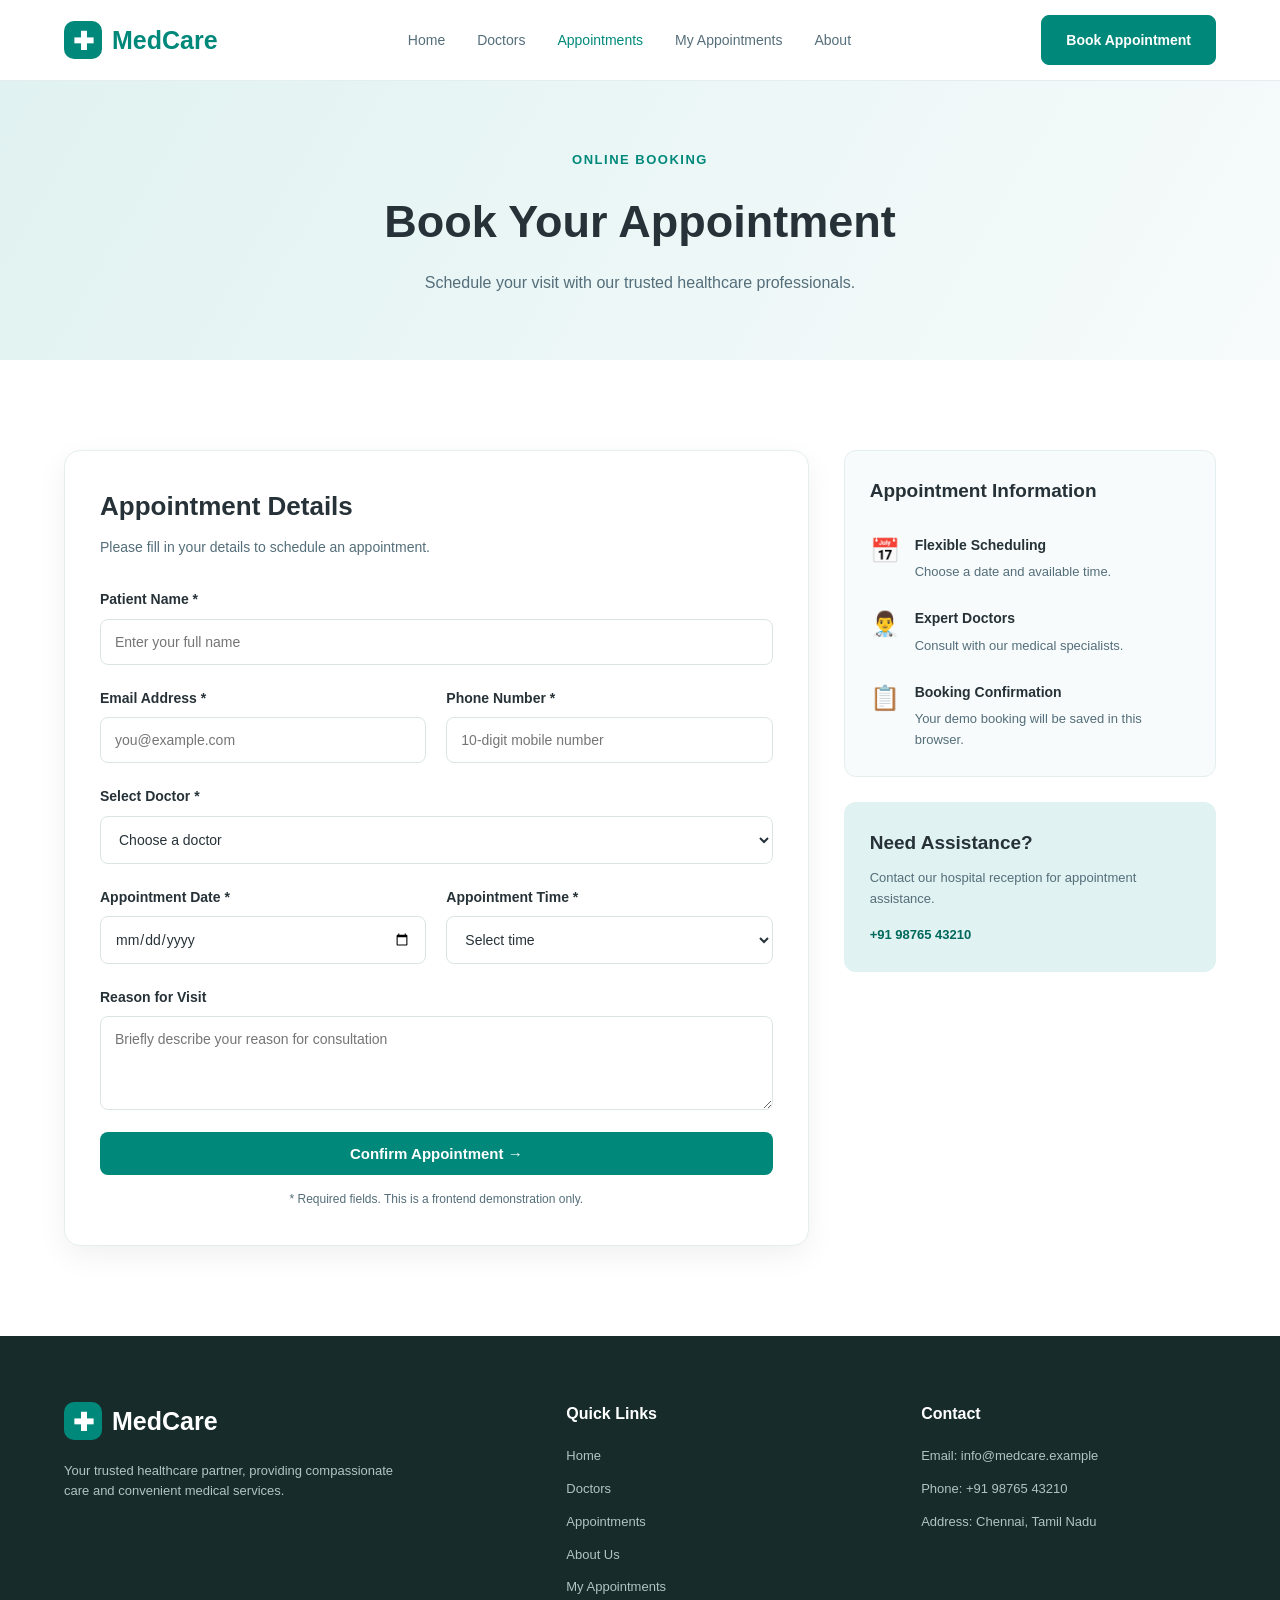
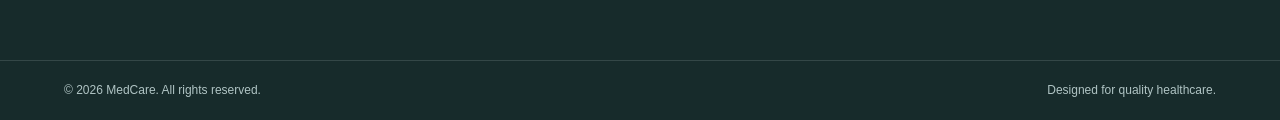
<file: pages/appointments.html>
<!doctype html>
<html lang="en">
  <head>
    <meta charset="UTF-8" />
    <meta name="viewport" content="width=device-width, initial-scale=1.0" />

    <title>Book Appointment | MedCare</title>

    <link rel="stylesheet" href="../css/style.css" />
    <link rel="stylesheet" href="../css/appointments.css" />
    <link rel="stylesheet" href="../css/responsive.css" />

    <script src="../js/main.js" defer></script>
    <script src="../js/booking.js" defer></script>
  </head>

  <body>
    <!-- Navbar -->
    <header class="header">
      <nav class="navbar container">
        <a href="../index.html" class="logo">
          <span class="logo-icon">✚</span>
          MedCare
        </a>

        <button
          class="menu-toggle"
          id="menuToggle"
          aria-label="Toggle navigation"
        >
          ☰
        </button>

        <ul class="nav-links" id="navLinks">
          <li><a href="../index.html">Home</a></li>
          <li><a href="doctors.html">Doctors</a></li>
          <li><a href="appointments.html" class="active">Appointments</a></li>
          <li><a href="my-appointments.html">My Appointments</a></li>
          <li><a href="about.html">About</a></li>
        </ul>

        <a href="appointments.html" class="btn btn-primary nav-btn">
          Book Appointment
        </a>
      </nav>
    </header>

    <!-- Page Header -->
    <section class="appointment-hero">
      <div class="container">
        <span class="eyebrow">ONLINE BOOKING</span>
        <h1>Book Your Appointment</h1>
        <p>Schedule your visit with our trusted healthcare professionals.</p>
      </div>
    </section>

    <!-- Appointment Form -->
    <section class="section appointment-section">
      <div class="container appointment-layout">
        <div class="appointment-form-container">
          <div class="form-heading">
            <h2>Appointment Details</h2>
            <p>Please fill in your details to schedule an appointment.</p>
          </div>

          <div
            id="bookingMessage"
            class="booking-message"
            role="status"
            hidden
          ></div>

          <form id="appointmentForm">
            <div class="form-group">
              <label for="patientName">Patient Name *</label>
              <input
                type="text"
                id="patientName"
                name="patientName"
                placeholder="Enter your full name"
                required
                minlength="2"
              />
            </div>

            <div class="form-row">
              <div class="form-group">
                <label for="patientEmail">Email Address *</label>
                <input
                  type="email"
                  id="patientEmail"
                  name="patientEmail"
                  placeholder="you@example.com"
                  required
                />
              </div>

              <div class="form-group">
                <label for="patientPhone">Phone Number *</label>
                <input
                  type="tel"
                  id="patientPhone"
                  name="patientPhone"
                  placeholder="10-digit mobile number"
                  pattern="[6-9][0-9]{9}"
                  maxlength="10"
                  required
                />
              </div>
            </div>

            <div class="form-group">
              <label for="doctorSelect">Select Doctor *</label>
              <select id="doctorSelect" name="doctorSelect" required>
                <option value="">Choose a doctor</option>
              </select>
            </div>

            <div class="form-row">
              <div class="form-group">
                <label for="appointmentDate">Appointment Date *</label>
                <input
                  type="date"
                  id="appointmentDate"
                  name="appointmentDate"
                  required
                />
              </div>

              <div class="form-group">
                <label for="appointmentTime">Appointment Time *</label>
                <select id="appointmentTime" name="appointmentTime" required>
                  <option value="">Select time</option>
                  <option value="09:00 AM">09:00 AM</option>
                  <option value="10:00 AM">10:00 AM</option>
                  <option value="11:00 AM">11:00 AM</option>
                  <option value="12:00 PM">12:00 PM</option>
                  <option value="02:00 PM">02:00 PM</option>
                  <option value="03:00 PM">03:00 PM</option>
                  <option value="04:00 PM">04:00 PM</option>
                  <option value="05:00 PM">05:00 PM</option>
                </select>
              </div>
            </div>

            <div class="form-group">
              <label for="reason">Reason for Visit</label>
              <textarea
                id="reason"
                name="reason"
                rows="4"
                placeholder="Briefly describe your reason for consultation"
              ></textarea>
            </div>

            <button type="submit" class="btn btn-primary submit-btn">
              Confirm Appointment →
            </button>

            <p class="form-note">
              * Required fields. This is a frontend demonstration only.
            </p>
          </form>
        </div>

        <!-- Information Panel -->
        <aside class="appointment-sidebar">
          <div class="sidebar-card">
            <h3>Appointment Information</h3>

            <div class="sidebar-item">
              <span>📅</span>
              <div>
                <strong>Flexible Scheduling</strong>
                <p>Choose a date and available time.</p>
              </div>
            </div>

            <div class="sidebar-item">
              <span>👨‍⚕️</span>
              <div>
                <strong>Expert Doctors</strong>
                <p>Consult with our medical specialists.</p>
              </div>
            </div>

            <div class="sidebar-item">
              <span>📋</span>
              <div>
                <strong>Booking Confirmation</strong>
                <p>Your demo booking will be saved in this browser.</p>
              </div>
            </div>
          </div>

          <div class="sidebar-note">
            <h3>Need Assistance?</h3>
            <p>Contact our hospital reception for appointment assistance.</p>
            <p><strong>+91 98765 43210</strong></p>
          </div>
        </aside>
      </div>
    </section>

    <!-- Footer -->
    <footer class="footer">
      <div class="container footer-grid">
        <div class="footer-about">
          <a href="../index.html" class="logo footer-logo">
            <span class="logo-icon">✚</span>
            MedCare
          </a>

          <p>
            Your trusted healthcare partner, providing compassionate care and
            convenient medical services.
          </p>
        </div>

        <div>
          <h3>Quick Links</h3>
          <a href="../index.html">Home</a>
          <a href="doctors.html">Doctors</a>
          <a href="appointments.html">Appointments</a>
          <a href="about.html">About Us</a>
          <a href="my-appointments.html">My Appointments</a>
        </div>

        <div>
          <h3>Contact</h3>
          <p>Email: info@medcare.example</p>
          <p>Phone: +91 98765 43210</p>
          <p>Address: Chennai, Tamil Nadu</p>
        </div>
      </div>

      <div class="footer-bottom">
        <p>© <span id="currentYear"></span> MedCare. All rights reserved.</p>
        <p>Designed for quality healthcare.</p>
      </div>
    </footer>
  </body>
</html>
</file>
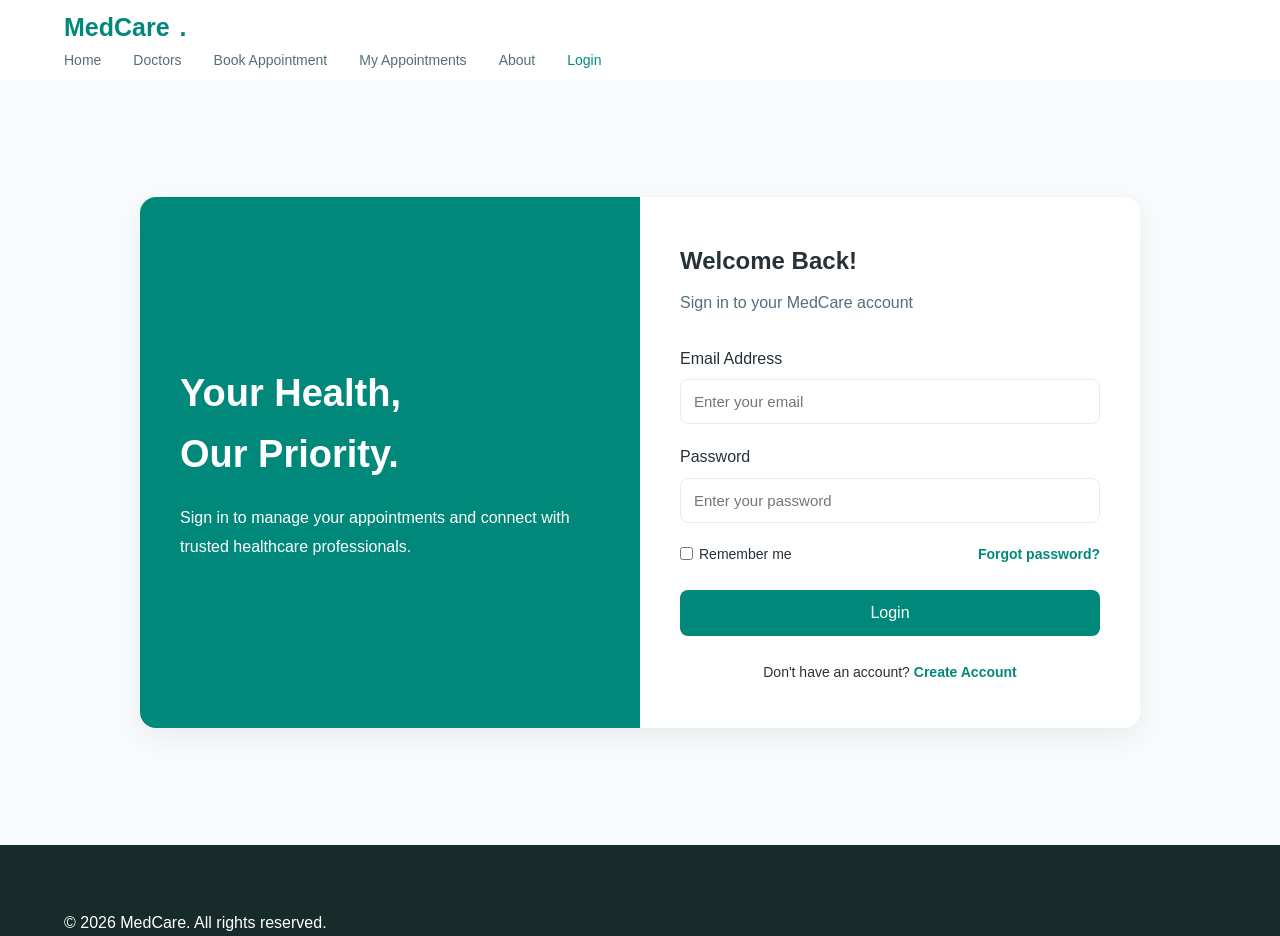
<file: pages/login.html>
<!doctype html>
<html lang="en">
  <head>
    <meta charset="UTF-8" />
    <meta name="viewport" content="width=device-width, initial-scale=1.0" />
    <title>Login | MedCare</title>

    <link rel="stylesheet" href="../css/style.css" />
    <link rel="stylesheet" href="../css/responsive.css" />
    <link rel="stylesheet" href="../css/login.css" />
  </head>

  <body>
    <header class="navbar">
      <div class="container nav-container">
        <a href="../index.html" class="logo">MedCare<span>.</span></a>

        <nav>
          <ul class="nav-links" id="navLinks">
            <li><a href="../index.html">Home</a></li>
            <li><a href="doctors.html">Doctors</a></li>
            <li><a href="appointments.html">Book Appointment</a></li>
            <li><a href="my-appointments.html">My Appointments</a></li>
            <li><a href="about.html">About</a></li>
            <li><a href="login.html" class="active">Login</a></li>
          </ul>
        </nav>

        <button class="menu-toggle" id="menuToggle">☰</button>
      </div>
    </header>

    <main class="login-section">
      <div class="login-container">
        <div class="login-info">
          <h1>Your Health, <br />Our Priority.</h1>
          <p>
            Sign in to manage your appointments and connect with trusted
            healthcare professionals.
          </p>
        </div>

        <div class="login-card">
          <h2>Welcome Back!</h2>
          <p class="login-subtitle">Sign in to your MedCare account</p>

          <form id="loginForm">
            <div class="form-group">
              <label for="email">Email Address</label>
              <input
                type="email"
                id="email"
                placeholder="Enter your email"
                required
              />
            </div>

            <div class="form-group">
              <label for="password">Password</label>
              <input
                type="password"
                id="password"
                placeholder="Enter your password"
                required
              />
            </div>

            <div class="login-options">
              <label>
                <input type="checkbox" id="rememberMe" />
                Remember me
              </label>

              <a href="#" id="forgotPassword">Forgot password?</a>
            </div>

            <button type="submit" class="login-btn">Login</button>

            <p id="loginMessage"></p>
          </form>

          <p class="register-link">
            Don't have an account?
            <a href="register.html">Create Account</a>
          </p>
        </div>
      </div>
    </main>

    <footer class="footer">
      <div class="container">
        <p>
          &copy; <span id="currentYear"></span> MedCare. All rights reserved.
        </p>
      </div>
    </footer>

    <script src="../js/main.js"></script>
    <script src="../js/login.js"></script>
  </body>
</html>
</file>
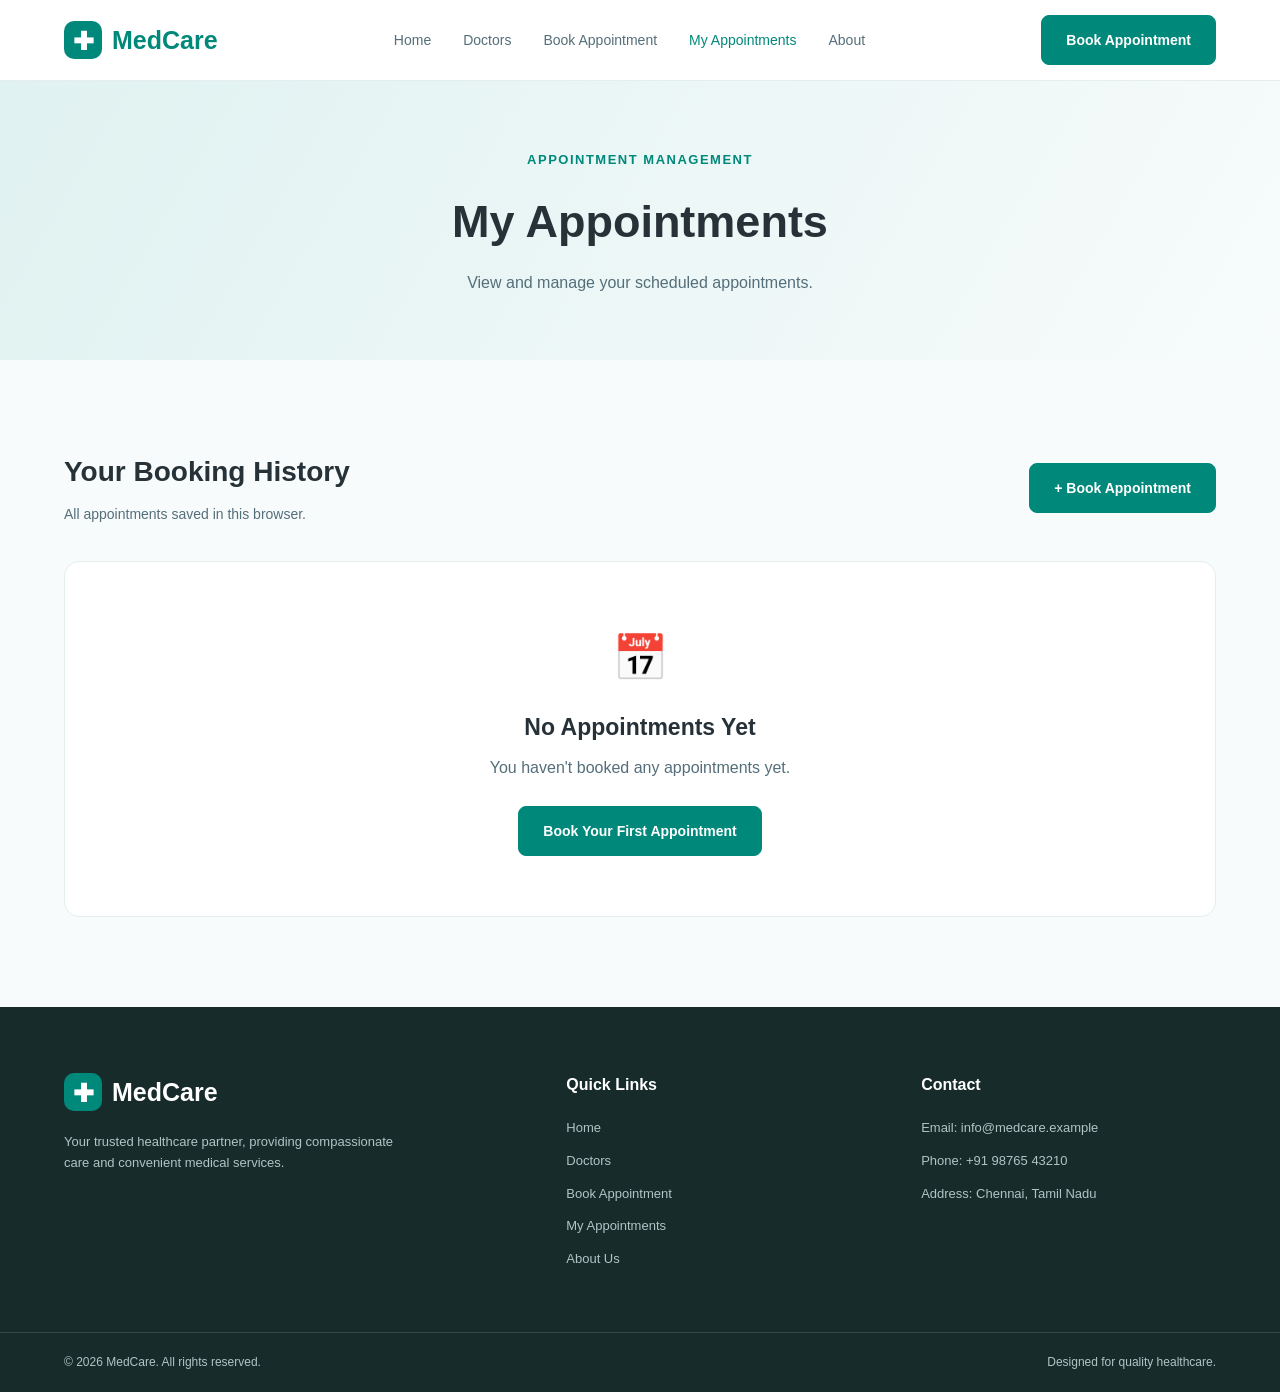
<file: pages/my-appointments.html>
<!doctype html>
<html lang="en">
  <head>
    <meta charset="UTF-8" />
    <meta name="viewport" content="width=device-width, initial-scale=1.0" />

    <title>My Appointments | MedCare</title>

    <link rel="stylesheet" href="../css/style.css" />
    <link rel="stylesheet" href="../css/appointments.css" />
    <link rel="stylesheet" href="../css/responsive.css" />

    <script src="../js/main.js" defer></script>
    <script src="../js/appointments.js" defer></script>
  </head>

  <body>
    <!-- Navbar -->
    <header class="header">
      <nav class="navbar container">
        <a href="../index.html" class="logo">
          <span class="logo-icon">✚</span>
          MedCare
        </a>

        <button
          class="menu-toggle"
          id="menuToggle"
          aria-label="Toggle navigation"
        >
          ☰
        </button>

        <ul class="nav-links" id="navLinks">
          <li><a href="../index.html">Home</a></li>
          <li><a href="doctors.html">Doctors</a></li>
          <li><a href="appointments.html">Book Appointment</a></li>
          <li>
            <a href="my-appointments.html" class="active">My Appointments</a>
          </li>
          <li><a href="about.html">About</a></li>
        </ul>

        <a href="appointments.html" class="btn btn-primary nav-btn">
          Book Appointment
        </a>
      </nav>
    </header>

    <!-- Page Header -->
    <section class="appointment-hero">
      <div class="container">
        <span class="eyebrow">APPOINTMENT MANAGEMENT</span>

        <h1>My Appointments</h1>

        <p>View and manage your scheduled appointments.</p>
      </div>
    </section>

    <!-- Appointment History -->
    <section class="section my-appointments-section">
      <div class="container">
        <div class="my-appointments-heading">
          <div>
            <h2>Your Booking History</h2>
            <p>All appointments saved in this browser.</p>
          </div>

          <a href="appointments.html" class="btn btn-primary">
            + Book Appointment
          </a>
        </div>

        <div id="appointmentList" class="appointment-list"></div>

        <div id="emptyAppointments" class="empty-appointments" hidden>
          <div class="empty-icon">📅</div>

          <h3>No Appointments Yet</h3>

          <p>You haven't booked any appointments yet.</p>

          <a href="appointments.html" class="btn btn-primary">
            Book Your First Appointment
          </a>
        </div>
      </div>
    </section>

    <!-- Footer -->
    <footer class="footer">
      <div class="container footer-grid">
        <div class="footer-about">
          <a href="../index.html" class="logo footer-logo">
            <span class="logo-icon">✚</span>
            MedCare
          </a>

          <p>
            Your trusted healthcare partner, providing compassionate care and
            convenient medical services.
          </p>
        </div>

        <div>
          <h3>Quick Links</h3>
          <a href="../index.html">Home</a>
          <a href="doctors.html">Doctors</a>
          <a href="appointments.html">Book Appointment</a>
          <a href="my-appointments.html">My Appointments</a>
          <a href="about.html">About Us</a>
        </div>

        <div>
          <h3>Contact</h3>
          <p>Email: info@medcare.example</p>
          <p>Phone: +91 98765 43210</p>
          <p>Address: Chennai, Tamil Nadu</p>
        </div>
      </div>

      <div class="footer-bottom">
        <p>© <span id="currentYear"></span> MedCare. All rights reserved.</p>
        <p>Designed for quality healthcare.</p>
      </div>
    </footer>
  </body>
</html>
</file>
<file: css/style.css>
/* =========================
   GLOBAL STYLES
========================= */

:root {
  --primary: #00897b;
  --primary-dark: #00695c;
  --primary-light: #e0f2f1;
  --dark: #263238;
  --text: #546e7a;
  --light: #f7fbfb;
  --white: #ffffff;
  --border: #e5eeee;
  --shadow: 0 10px 30px rgba(0, 0, 0, 0.06);
}

* {
  margin: 0;
  padding: 0;
  box-sizing: border-box;
}

html {
  scroll-behavior: smooth;
}

body {
  font-family: "Inter", sans-serif;
  color: var(--dark);
  background: var(--white);
  line-height: 1.6;
}

img {
  max-width: 100%;
  display: block;
}

a {
  text-decoration: none;
  color: inherit;
}

.container {
  width: 90%;
  max-width: 1200px;
  margin: auto;
}

.section {
  padding: 90px 0;
}

.eyebrow {
  display: inline-block;
  color: var(--primary);
  font-size: 13px;
  font-weight: 700;
  letter-spacing: 1.5px;
  margin-bottom: 15px;
}

/* =========================
   BUTTONS
========================= */

.btn {
  display: inline-flex;
  align-items: center;
  justify-content: center;
  gap: 8px;
  padding: 13px 24px;
  border-radius: 8px;
  font-size: 14px;
  font-weight: 600;
  transition: 0.3s;
  cursor: pointer;
}

.btn-primary {
  background: var(--primary);
  color: var(--white);
  border: 1px solid var(--primary);
}

.btn-primary:hover {
  background: var(--primary-dark);
  border-color: var(--primary-dark);
  transform: translateY(-2px);
}

.btn-outline {
  border: 1px solid var(--primary);
  color: var(--primary);
  background: transparent;
}

.btn-outline:hover {
  background: var(--primary-light);
}

.btn-white {
  background: var(--white);
  color: var(--primary);
}

.btn-white:hover {
  background: var(--primary-light);
}

/* =========================
   NAVBAR
========================= */

.header {
  background: var(--white);
  border-bottom: 1px solid var(--border);
  position: sticky;
  top: 0;
  z-index: 1000;
}

.navbar {
  min-height: 80px;
  display: flex;
  align-items: center;
  justify-content: space-between;
}

.logo {
  display: flex;
  align-items: center;
  gap: 10px;
  font-size: 25px;
  font-weight: 800;
  color: var(--primary);
}

.logo-icon {
  width: 38px;
  height: 38px;
  background: var(--primary);
  color: var(--white);
  border-radius: 10px;
  display: grid;
  place-items: center;
  font-size: 25px;
}

.nav-links {
  display: flex;
  align-items: center;
  gap: 32px;
  list-style: none;
}

.nav-links a {
  color: var(--text);
  font-size: 14px;
  font-weight: 500;
  transition: 0.3s;
}

.nav-links a:hover,
.nav-links a.active {
  color: var(--primary);
}

.menu-toggle {
  display: none;
  border: none;
  background: none;
  font-size: 26px;
  cursor: pointer;
}

/* =========================
   HERO
========================= */

.hero {
  background: linear-gradient(120deg, #f0fafa, #ffffff);
  padding: 80px 0 110px;
  overflow: hidden;
}

.hero-content {
  display: grid;
  grid-template-columns: 1.1fr 0.9fr;
  align-items: center;
  gap: 60px;
}

.hero-text h1 {
  font-size: clamp(38px, 5vw, 62px);
  line-height: 1.15;
  font-weight: 800;
  margin-bottom: 25px;
  letter-spacing: -2px;
}

.hero-text h1 span {
  color: var(--primary);
}

.hero-text > p {
  color: var(--text);
  font-size: 17px;
  max-width: 550px;
  margin-bottom: 30px;
}

.hero-buttons {
  display: flex;
  gap: 15px;
  flex-wrap: wrap;
}

.hero-stats {
  display: flex;
  gap: 45px;
  margin-top: 50px;
}

.hero-stats h3 {
  color: var(--primary);
  font-size: 25px;
}

.hero-stats p {
  font-size: 13px;
  color: var(--text);
}

.hero-image {
  position: relative;
}

.hero-image > img {
  width: 100%;
  height: 480px;
  object-fit: cover;
  border-radius: 25px;
  box-shadow: var(--shadow);
}

.floating-card {
  position: absolute;
  bottom: 25px;
  left: -35px;
  background: var(--white);
  padding: 18px 22px;
  border-radius: 12px;
  box-shadow: var(--shadow);
  display: flex;
  align-items: center;
  gap: 15px;
}

.floating-icon {
  width: 42px;
  height: 42px;
  background: var(--primary-light);
  color: var(--primary);
  border-radius: 50%;
  display: grid;
  place-items: center;
  font-size: 22px;
}

.floating-card p {
  font-size: 12px;
  color: var(--text);
}

/* =========================
   QUICK INFORMATION
========================= */

.quick-info {
  display: grid;
  grid-template-columns: repeat(3, 1fr);
  gap: 25px;
  margin-top: -45px;
  position: relative;
  z-index: 2;
}

.info-card {
  background: var(--white);
  border: 1px solid var(--border);
  box-shadow: var(--shadow);
  padding: 25px;
  border-radius: 12px;
  display: flex;
  align-items: center;
  gap: 18px;
}

.info-icon {
  width: 55px;
  height: 55px;
  border-radius: 12px;
  background: var(--primary-light);
  display: grid;
  place-items: center;
  font-size: 25px;
}

.info-card h3 {
  font-size: 15px;
  margin-bottom: 4px;
}

.info-card p {
  font-size: 12px;
  color: var(--text);
}

/* =========================
   SECTION HEADINGS
========================= */

.section-heading {
  text-align: center;
  margin-bottom: 50px;
}

.section-heading h2,
.why-text h2 {
  font-size: 36px;
  line-height: 1.3;
  margin-bottom: 15px;
}

.section-heading p {
  color: var(--text);
}

/* =========================
   SPECIALTIES
========================= */

.specialties {
  background: var(--light);
}

.specialty-grid {
  display: grid;
  grid-template-columns: repeat(4, 1fr);
  gap: 25px;
}

.specialty-card {
  background: var(--white);
  border: 1px solid var(--border);
  border-radius: 15px;
  padding: 30px 25px;
  transition: 0.3s;
}

.specialty-card:hover {
  transform: translateY(-7px);
  box-shadow: var(--shadow);
  border-color: var(--primary);
}

.specialty-icon {
  width: 60px;
  height: 60px;
  background: var(--primary-light);
  border-radius: 15px;
  display: grid;
  place-items: center;
  font-size: 30px;
  margin-bottom: 22px;
}

.specialty-card h3 {
  font-size: 18px;
  margin-bottom: 10px;
}

.specialty-card p {
  color: var(--text);
  font-size: 13px;
}

.center-button {
  text-align: center;
  margin-top: 40px;
}

/* =========================
   DOCTORS
========================= */

.doctor-grid {
  display: grid;
  grid-template-columns: repeat(3, 1fr);
  gap: 25px;
}

.doctor-card {
  border: 1px solid var(--border);
  border-radius: 15px;
  overflow: hidden;
  transition: 0.3s;
}

.doctor-card:hover {
  transform: translateY(-5px);
  box-shadow: var(--shadow);
}

.doctor-card > img {
  width: 100%;
  height: 280px;
  object-fit: cover;
}

.doctor-info {
  padding: 25px;
}

.doctor-specialty {
  display: inline-block;
  background: var(--primary-light);
  color: var(--primary);
  padding: 5px 12px;
  border-radius: 20px;
  font-size: 11px;
  font-weight: 600;
  margin-bottom: 12px;
}

.doctor-info h3 {
  font-size: 20px;
  margin-bottom: 5px;
}

.doctor-info p {
  color: var(--text);
  font-size: 13px;
  margin-bottom: 20px;
}

.doctor-link {
  color: var(--primary);
  font-size: 13px;
  font-weight: 600;
}

.doctor-link:hover {
  color: var(--primary-dark);
}

/* =========================
   WHY CHOOSE US
========================= */

.why-us {
  background: var(--light);
}

.why-content {
  display: grid;
  grid-template-columns: 1fr 1fr;
  align-items: center;
  gap: 70px;
}

.why-image img {
  height: 450px;
  width: 100%;
  object-fit: cover;
  border-radius: 20px;
}

.why-text > p {
  color: var(--text);
  margin-bottom: 25px;
}

.benefits {
  list-style: none;
  margin-bottom: 30px;
}

.benefits li {
  margin-bottom: 12px;
  font-size: 14px;
  color: var(--dark);
}

/* =========================
   CTA
========================= */

.cta-section {
  background: var(--primary);
  padding: 55px 0;
  color: var(--white);
}

.cta-content {
  display: flex;
  align-items: center;
  justify-content: space-between;
  gap: 30px;
}

.cta-content h2 {
  font-size: 28px;
  margin-bottom: 10px;
}

.cta-content p {
  font-size: 14px;
  opacity: 0.9;
}

/* =========================
   FOOTER
========================= */

.footer {
  background: #172b2b;
  color: var(--white);
  padding-top: 65px;
}

.footer-grid {
  display: grid;
  grid-template-columns: 1.5fr 1fr 1fr;
  gap: 60px;
  padding-bottom: 50px;
}

.footer-logo {
  color: var(--white);
  margin-bottom: 20px;
}

.footer-about p {
  max-width: 350px;
  color: #b0c4c4;
  font-size: 13px;
}

.footer-grid h3 {
  font-size: 16px;
  margin-bottom: 20px;
}

.footer-grid > div:not(:first-child) a {
  display: block;
  color: #b0c4c4;
  font-size: 13px;
  margin-bottom: 12px;
}

.footer-grid > div:not(:first-child) p {
  color: #b0c4c4;
  font-size: 13px;
  margin-bottom: 12px;
}

.footer-bottom {
  border-top: 1px solid #344747;
  padding: 20px 5%;
  display: flex;
  justify-content: space-between;
  gap: 20px;
  color: #b0c4c4;
  font-size: 12px;
}
</file>
<file: css/appointments.css>
/* Appointment page header */
.appointment-hero {
  background: linear-gradient(120deg, #e0f2f1, #f7fbfb);
  padding: 65px 0;
  text-align: center;
}

.appointment-hero h1 {
  font-size: clamp(32px, 5vw, 45px);
  margin-bottom: 12px;
}

.appointment-hero p {
  color: var(--text);
}

/* Main layout */
.appointment-layout {
  display: grid;
  grid-template-columns: 1.6fr 0.8fr;
  gap: 35px;
  align-items: start;
}

.appointment-form-container {
  background: white;
  border: 1px solid var(--border);
  border-radius: 16px;
  padding: 35px;
  box-shadow: var(--shadow);
}

.form-heading {
  margin-bottom: 30px;
}

.form-heading h2 {
  font-size: 26px;
  margin-bottom: 8px;
}

.form-heading p {
  color: var(--text);
  font-size: 14px;
}

/* Form fields */
.form-group {
  display: flex;
  flex-direction: column;
  gap: 8px;
  margin-bottom: 22px;
}

.form-group label {
  font-size: 14px;
  font-weight: 600;
}

.form-group input,
.form-group select,
.form-group textarea {
  width: 100%;
  padding: 14px;
  border: 1px solid #dce5e5;
  border-radius: 8px;
  font-family: inherit;
  font-size: 14px;
  color: var(--dark);
  background: white;
  outline: none;
  transition:
    border-color 0.2s,
    box-shadow 0.2s;
}

.form-group input:focus,
.form-group select:focus,
.form-group textarea:focus {
  border-color: var(--primary);
  box-shadow: 0 0 0 3px rgba(0, 137, 123, 0.1);
}

.form-group textarea {
  resize: vertical;
}

.form-row {
  display: grid;
  grid-template-columns: 1fr 1fr;
  gap: 20px;
}

.submit-btn {
  width: 100%;
  border: none;
  font-family: inherit;
  font-size: 15px;
}

.form-note {
  margin-top: 15px;
  color: var(--text);
  font-size: 12px;
  text-align: center;
}

/* Sidebar */
.appointment-sidebar {
  display: flex;
  flex-direction: column;
  gap: 25px;
}

.sidebar-card,
.sidebar-note {
  padding: 25px;
  border-radius: 12px;
  border: 1px solid var(--border);
  background: var(--light);
}

.sidebar-card h3,
.sidebar-note h3 {
  margin-bottom: 25px;
  font-size: 19px;
}

.sidebar-item {
  display: flex;
  gap: 15px;
  margin-bottom: 22px;
}

.sidebar-item:last-child {
  margin-bottom: 0;
}

.sidebar-item > span {
  font-size: 24px;
}

.sidebar-item strong {
  font-size: 14px;
}

.sidebar-item p,
.sidebar-note p {
  color: var(--text);
  font-size: 13px;
  margin-top: 5px;
}

.sidebar-note {
  background: var(--primary-light);
  border-color: transparent;
}

.sidebar-note h3 {
  margin-bottom: 10px;
}

.sidebar-note strong {
  display: inline-block;
  margin-top: 10px;
  color: var(--primary-dark);
}

/* Booking feedback */
.booking-message {
  padding: 15px;
  border-radius: 8px;
  margin-bottom: 20px;
  font-size: 14px;
}

.booking-message.success {
  background: #e8f5e9;
  color: #256029;
  border: 1px solid #c8e6c9;
}

.booking-message.error {
  background: #ffebee;
  color: #b71c1c;
  border: 1px solid #ffcdd2;
}

/* Responsive */
@media (max-width: 900px) {
  .appointment-layout {
    grid-template-columns: 1fr;
  }

  .appointment-sidebar {
    display: grid;
    grid-template-columns: 1fr 1fr;
  }
}

@media (max-width: 600px) {
  .appointment-form-container {
    padding: 22px;
  }

  .form-row {
    grid-template-columns: 1fr;
    gap: 0;
  }

  .appointment-sidebar {
    grid-template-columns: 1fr;
  }

  .appointment-hero {
    padding: 45px 0;
  }
}

/* =========================
   MY APPOINTMENTS PAGE
========================= */

.my-appointments-section {
  background: var(--light);
  min-height: 400px;
}

.my-appointments-heading {
  display: flex;
  justify-content: space-between;
  align-items: center;
  gap: 20px;
  margin-bottom: 35px;
}

.my-appointments-heading h2 {
  font-size: 28px;
  margin-bottom: 8px;
}

.my-appointments-heading p {
  color: var(--text);
  font-size: 14px;
}

/* Appointment cards */

.appointment-list {
  display: grid;
  grid-template-columns: repeat(2, 1fr);
  gap: 25px;
}

.appointment-card {
  background: white;
  border: 1px solid var(--border);
  border-radius: 14px;
  padding: 25px;
  box-shadow: var(--shadow);
}

.appointment-card-header {
  display: flex;
  justify-content: space-between;
  align-items: center;
  gap: 12px;
  margin-bottom: 20px;
}

.appointment-card-header h3 {
  font-size: 18px;
}

.appointment-status {
  padding: 6px 12px;
  border-radius: 20px;
  font-size: 12px;
  font-weight: 600;
}

.status-confirmed {
  background: #e8f5e9;
  color: #2e7d32;
}

.status-cancelled {
  background: #ffebee;
  color: #c62828;
}

.status-completed {
  background: #e3f2fd;
  color: #1565c0;
}

.appointment-details {
  border-top: 1px solid var(--border);
  padding-top: 18px;
}

.appointment-details p {
  font-size: 14px;
  color: var(--text);
  margin-bottom: 12px;
}

.appointment-details strong {
  color: var(--dark);
}

.appointment-card-footer {
  display: flex;
  justify-content: space-between;
  align-items: center;
  gap: 15px;
  border-top: 1px solid var(--border);
  padding-top: 18px;
  margin-top: 18px;
}

.appointment-card-footer strong {
  font-size: 15px;
}

.cancel-appointment-btn {
  background: #fff1f0;
  color: #c62828;
  border: 1px solid #ffcdd2;
  border-radius: 7px;
  padding: 10px 14px;
  cursor: pointer;
  font-family: inherit;
  font-weight: 600;
  font-size: 12px;
}

.cancel-appointment-btn:hover {
  background: #ffebee;
}

.cancel-appointment-btn:disabled {
  opacity: 0.5;
  cursor: not-allowed;
}

/* Empty state */

.empty-appointments {
  text-align: center;
  padding: 60px 20px;
  background: white;
  border: 1px solid var(--border);
  border-radius: 15px;
}

.empty-icon {
  font-size: 45px;
  margin-bottom: 15px;
}

.empty-appointments h3 {
  font-size: 23px;
  margin-bottom: 10px;
}

.empty-appointments p {
  color: var(--text);
  margin-bottom: 25px;
}

/* Responsive */

@media (max-width: 768px) {
  .appointment-list {
    grid-template-columns: 1fr;
  }

  .my-appointments-heading {
    flex-direction: column;
    align-items: flex-start;
  }
}

@media (max-width: 480px) {
  .appointment-card {
    padding: 18px;
  }

  .appointment-card-header {
    align-items: flex-start;
    flex-direction: column;
  }

  .appointment-card-footer {
    align-items: flex-start;
    flex-direction: column;
  }

  .cancel-appointment-btn {
    width: 100%;
  }
}
</file>
<file: css/responsive.css>
/* =========================
   TABLETS
========================= */

@media (max-width: 992px) {
  .nav-links {
    gap: 18px;
  }

  .nav-btn {
    display: none;
  }

  .hero-content {
    gap: 35px;
  }

  .hero-image > img {
    height: 400px;
  }

  .specialty-grid {
    grid-template-columns: repeat(2, 1fr);
  }

  .doctor-grid {
    grid-template-columns: repeat(2, 1fr);
  }

  .why-content {
    gap: 35px;
  }

  .hero-stats {
    gap: 25px;
  }
}

/* =========================
   MOBILE
========================= */

@media (max-width: 768px) {
  .section {
    padding: 65px 0;
  }

  .navbar {
    min-height: 70px;
    flex-wrap: wrap;
  }

  .menu-toggle {
    display: block;
  }

  .nav-links {
    display: none;
    flex-direction: column;
    align-items: flex-start;
    width: 100%;
    gap: 0;
    padding: 15px 0;
  }

  .nav-links.active {
    display: flex;
  }

  .nav-links li {
    width: 100%;
  }

  .nav-links a {
    display: block;
    padding: 12px 0;
  }

  .hero {
    padding: 55px 0 80px;
  }

  .hero-content {
    grid-template-columns: 1fr;
  }

  .hero-text h1 {
    font-size: 42px;
    letter-spacing: -1px;
  }

  .hero-text > p {
    font-size: 15px;
  }

  .hero-image {
    margin-top: 15px;
  }

  .hero-image > img {
    height: 350px;
  }

  .floating-card {
    left: 10px;
    bottom: 15px;
  }

  .hero-stats {
    gap: 25px;
    margin-top: 35px;
  }

  .quick-info {
    grid-template-columns: 1fr;
    margin-top: -30px;
  }

  .section-heading h2,
  .why-text h2 {
    font-size: 29px;
  }

  .specialty-grid,
  .doctor-grid {
    grid-template-columns: 1fr;
  }

  .doctor-card > img {
    height: 320px;
  }

  .why-content {
    grid-template-columns: 1fr;
  }

  .why-image img {
    height: 320px;
  }

  .cta-content {
    flex-direction: column;
    align-items: flex-start;
  }

  .cta-content h2 {
    font-size: 25px;
  }

  .footer-grid {
    grid-template-columns: 1fr;
    gap: 35px;
  }

  .footer-bottom {
    flex-direction: column;
    text-align: center;
  }
}

/* =========================
   SMALL MOBILE
========================= */

@media (max-width: 480px) {
  .container {
    width: 92%;
  }

  .hero-text h1 {
    font-size: 35px;
  }

  .hero-buttons {
    flex-direction: column;
    align-items: stretch;
  }

  .hero-stats {
    justify-content: space-between;
    gap: 10px;
  }

  .hero-stats h3 {
    font-size: 21px;
  }

  .info-card {
    padding: 20px;
  }

  .doctor-card > img {
    height: 260px;
  }
}
</file>
<file: css/login.css>
.login-section {
  min-height: 85vh;
  display: flex;
  align-items: center;
  justify-content: center;
  padding: 60px 20px;
  background: var(--light);
}

.login-container {
  display: grid;
  grid-template-columns: 1fr 1fr;
  max-width: 1000px;
  width: 100%;
  background: var(--white);
  border-radius: 16px;
  overflow: hidden;
  box-shadow: var(--shadow);
}

.login-info {
  background: var(--primary);
  color: var(--white);
  padding: 60px 40px;
  display: flex;
  flex-direction: column;
  justify-content: center;
}

.login-info h1 {
  font-size: 38px;
  margin-bottom: 20px;
}

.login-info p {
  line-height: 1.8;
}

.login-card {
  padding: 45px 40px;
}

.login-card h2 {
  margin-bottom: 10px;
  color: var(--dark);
}

.login-subtitle {
  color: var(--text);
  margin-bottom: 30px;
}

.login-card .form-group {
  margin-bottom: 20px;
}

.login-card label {
  display: block;
  margin-bottom: 8px;
  font-weight: 500;
}

.login-card input[type="email"],
.login-card input[type="password"] {
  width: 100%;
  padding: 13px;
  border: 1px solid var(--border);
  border-radius: 8px;
  font-size: 15px;
  outline: none;
}

.login-card input:focus {
  border-color: var(--primary);
}

.login-options {
  display: flex;
  justify-content: space-between;
  align-items: center;
  font-size: 14px;
  margin-bottom: 25px;
  gap: 10px;
}

.login-options label {
  display: flex;
  align-items: center;
  gap: 6px;
  margin: 0;
}

.login-options a,
.register-link a {
  color: var(--primary);
  text-decoration: none;
  font-weight: 600;
}

.login-btn {
  width: 100%;
  padding: 14px;
  background: var(--primary);
  color: var(--white);
  border: none;
  border-radius: 8px;
  font-size: 16px;
  cursor: pointer;
  transition: 0.3s;
}

.login-btn:hover {
  background: var(--primary-dark);
}

#loginMessage {
  margin-top: 15px;
  font-size: 14px;
}

.register-link {
  text-align: center;
  margin-top: 25px;
  font-size: 14px;
}

@media (max-width: 768px) {
  .login-container {
    grid-template-columns: 1fr;
  }

  .login-info {
    padding: 35px 25px;
  }

  .login-info h1 {
    font-size: 28px;
  }

  .login-card {
    padding: 35px 25px;
  }
}
</file>
